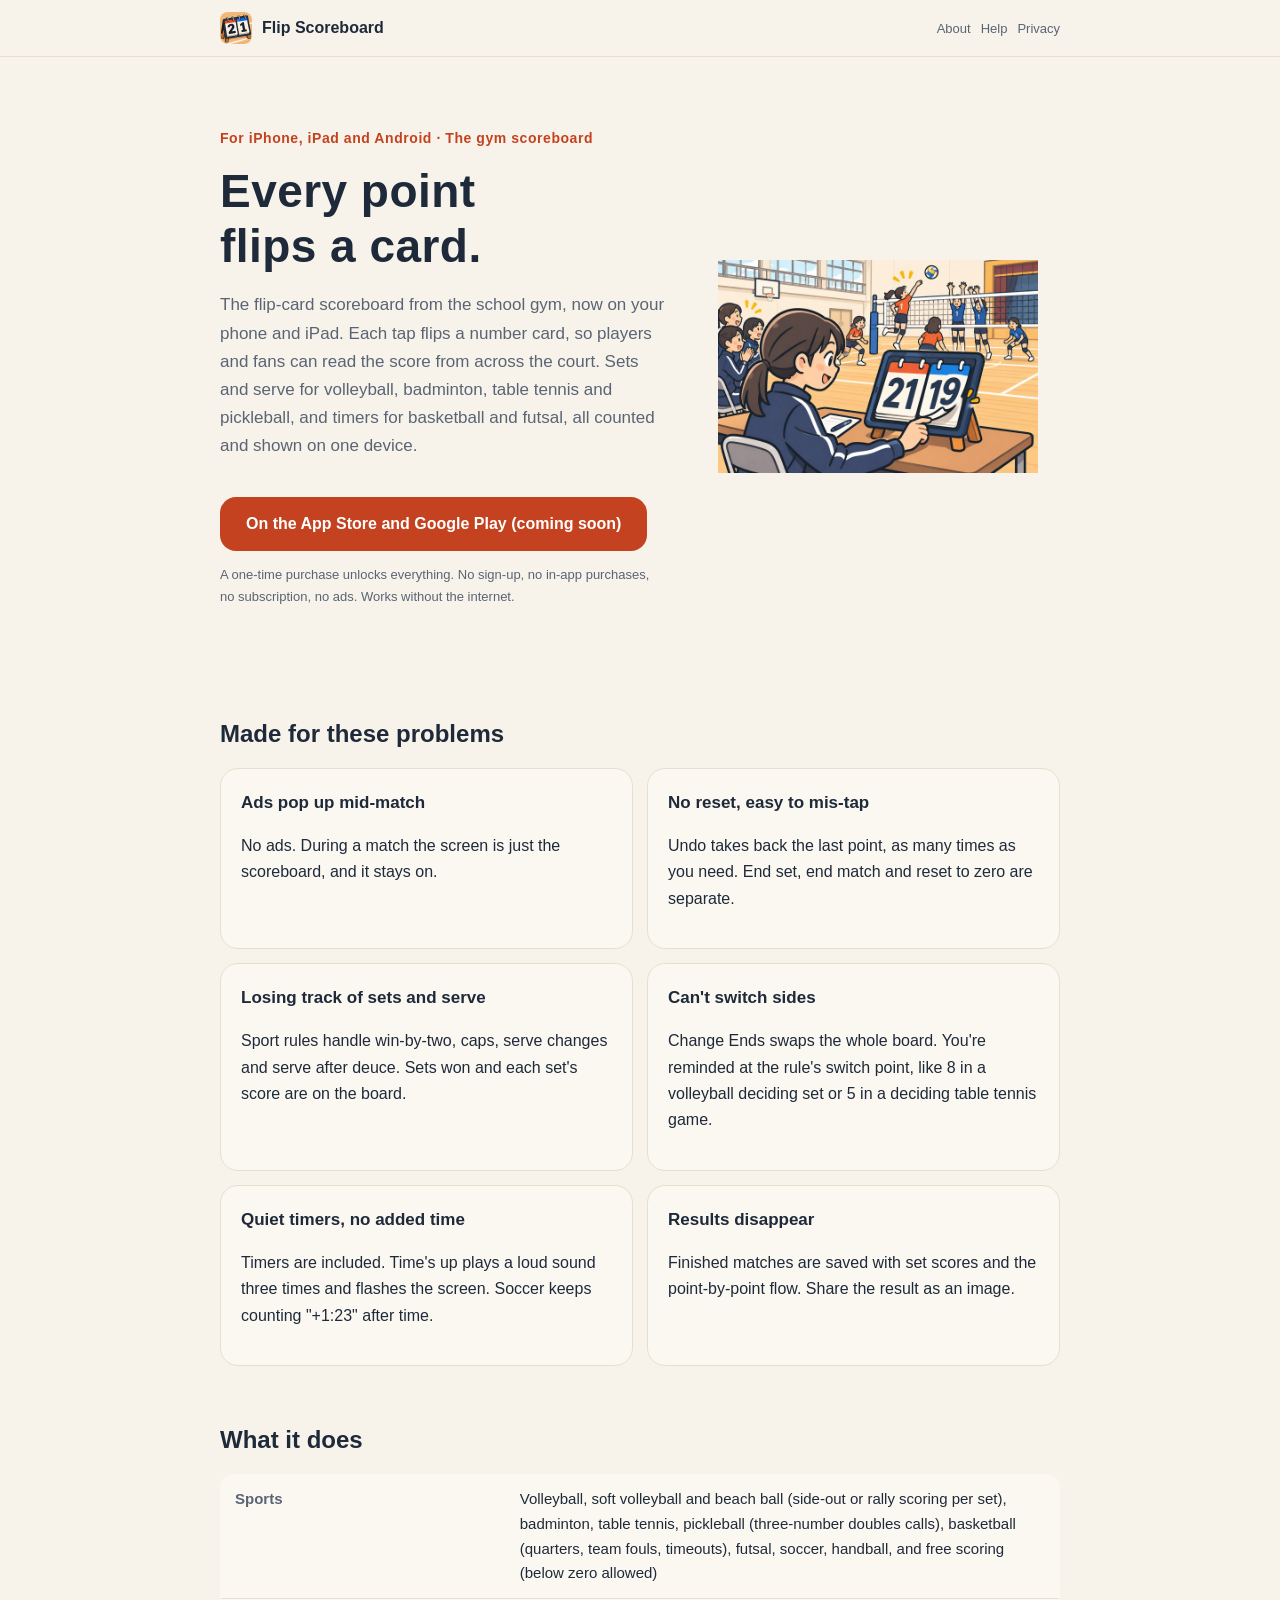
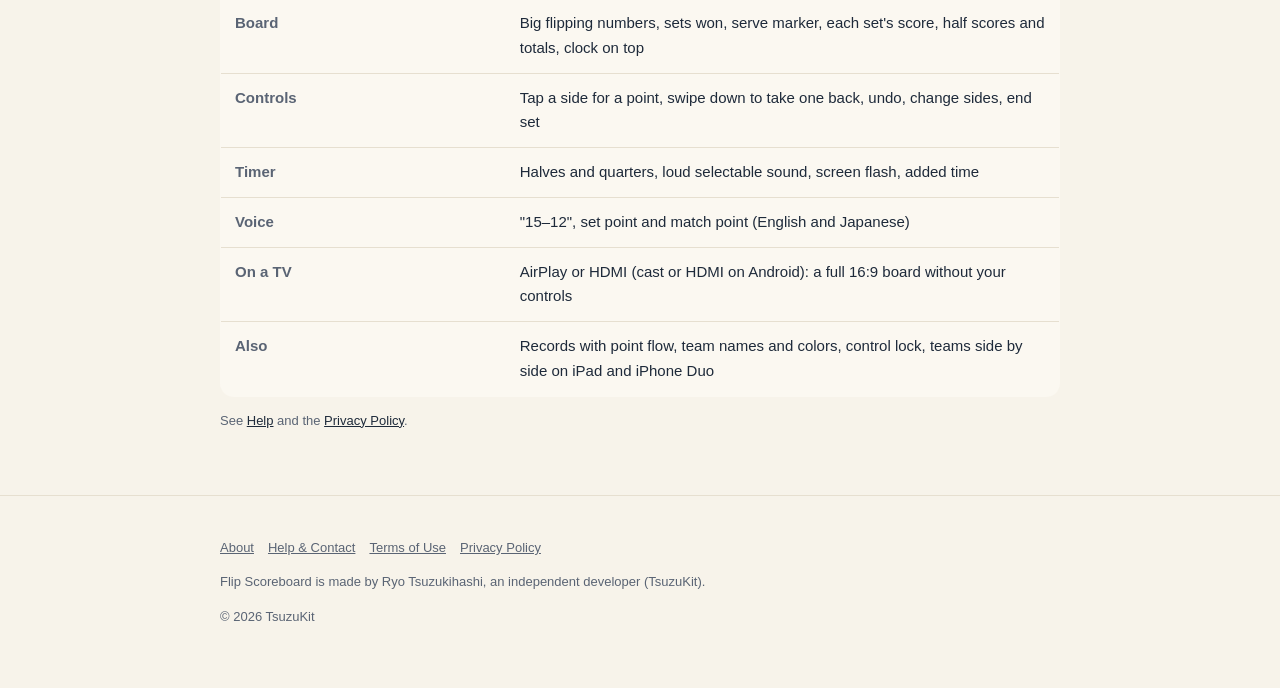
<file: index.html>
<!DOCTYPE html>
<html lang="ja" data-title-ja="めくり得点板｜スコアボード・得点板アプリ（バレー・卓球・バドミントン・バスケ）" data-title-en="Flip Scoreboard | Scoreboard for volleyball, table tennis, badminton and more">
<head>
<meta charset="UTF-8">
<meta name="viewport" content="width=device-width, initial-scale=1">
<script>(function(){var l=navigator.languages&&navigator.languages.length?navigator.languages:[navigator.language||"ja"],p="en";for(var i=0;i<l.length;i++){var c=String(l[i]).toLowerCase();if(c.indexOf("ja")===0){p="ja";break}if(c.indexOf("en")===0){p="en";break}}var d=document.documentElement;d.lang=p;var t=d.getAttribute("data-title-"+p);if(t){document.title=t}})();</script>
<title>めくり得点板｜スコアボード・得点板アプリ（バレー・卓球・バドミントン・バスケ）</title>
<meta name="description" content="体育館のめくり式の得点板を、スマホと iPad に。バレーボール・バドミントン・卓球・ピックルボール・バスケ・フットサルの点数・セット・サーブ権・タイマーを大きく。広告なし・買い切り。 / A flip-card scoreboard for your phone and iPad. Points, sets, serve and timers for volleyball, badminton, table tennis, pickleball, basketball and futsal. No ads, one-time purchase.">
<meta property="og:title" content="めくり得点板｜スコアボード・得点板アプリ（バレー・卓球・バドミントン・バスケ）">
<meta property="og:description" content="体育館のめくり式の得点板を、スマホと iPad に。バレーボール・バドミントン・卓球・ピックルボール・バスケ・フットサルの点数・セット・サーブ権・タイマーを大きく。広告なし・買い切り。">
<meta property="og:type" content="website">
<meta property="og:url" content="https://mekuri.tsuzukit.com/">
<meta property="og:image" content="https://mekuri.tsuzukit.com/assets/og.jpg">
<link rel="icon" href="assets/icon.png">
<link rel="apple-touch-icon" href="assets/icon.png">
<link rel="stylesheet" href="style.css">
</head>
<body>
<div data-l="ja" lang="ja">
<header class="site"><div class="wrap">
<a class="brand" href="./"><img src="assets/icon.png" alt="" width="32" height="32">めくり得点板</a>
<nav class="site"><a href="./">紹介</a><a href="support.html">使い方</a><a href="privacy.html">プライバシー</a></nav>
</div></header>
<main class="wrap">
<section class="hero">
<div>
<p class="eyebrow">iPhone・iPad・Android 向け・体育館の得点板</p>
<h1>1点ごとに、<br>めくれる得点板。</h1>
<p class="lead">体育館のめくり式の得点板を、スマホと iPad に。押すたびに数字の札がめくれて、コートの向こうからも点数が分かります。バレーボール・バドミントン・卓球・ピックルボールのセットとサーブ権、バスケ・フットサルのタイマーまで、1台で数えて見せられます。</p>
<a class="cta" href="#store" id="store">App Store・Google Play で見る（準備中）</a>
<p class="note">買い切りの有料アプリです。一度買えば、すべての機能が使えます。アカウント登録・アプリ内課金・サブスクリプション・広告はありません。ネットにつながっていなくても使えます。</p>
</div>
<img src="assets/hero.jpg" alt="中学校の体育館で、得点係の生徒がスタンドに立てたタブレットのめくり式の得点板を押していて、奥でバレーボールの試合をしている絵" width="360">
</section>

<h2>こんな困りごとのために作りました</h2>
<div class="grid two">
<div class="card"><h3>試合中に広告が出て焦る</h3><p>広告はありません。試合のあいだ、画面は得点板だけです。画面も消えません。</p></div>
<div class="card"><h3>リセットが無い・押しまちがえる</h3><p>［取り消す］で直前の1点に戻せます（何回でも）。「セットを終える」「試合を終える」「点を0に戻す」を分けて置いています。</p></div>
<div class="card"><h3>セットとサーブ権を数えまちがえる</h3><p>種目のルールで、2点差・上限・サーブの交代・デュースのあとのサーブを数えます。セットの数とセットごとの点も、板に出ます。</p></div>
<div class="card"><h3>コートチェンジができない</h3><p>［コートチェンジ］で左右が板ごと入れかわります。バレーの最終セットの8点、卓球の最終ゲームの5点など、ルールの時には知らせます。</p></div>
<div class="card"><h3>タイマーの音が小さい・ロスタイムが分からない</h3><p>タイマーは全部入り。時間が来たら大きな音を3回鳴らし、画面を光らせます。サッカーは時間のあとも「+1:23」と数え続けます。</p></div>
<div class="card"><h3>結果が残らない</h3><p>終わった試合は、セットの点と点の流れまで記録に残ります。結果は画像で共有できます。</p></div>
</div>

<h2>できること</h2>
<table>
<tr><th>種目</th><td>バレーボール・ソフトバレー／ビーチボール（セットごとにサーブ権制とラリー制）・バドミントン・卓球・ピックルボール（ダブルスの3つの数）・バスケ（クォーター・チームファウル・タイムアウト）・フットサル・サッカー・ハンドボール・自由（0 より下も数えられる）</td></tr>
<tr><th>得点板</th><td>めくれる大きな数字・セットの数・サーブ権の印・セットごとの点・前後半の点と合計・上に時計</td></tr>
<tr><th>操作</th><td>左右を押して1点・下にスワイプで1点もどす・取り消す・コートチェンジ・セットを終える</td></tr>
<tr><th>タイマー</th><td>前後半・クォーター・大きな音（選べる）・画面が光る・ロスタイム</td></tr>
<tr><th>読み上げ</th><td>「15対12」・セットポイント・マッチポイント（日本語・英語）</td></tr>
<tr><th>テレビに映す</th><td>AirPlay・HDMI（Android はキャスト・HDMI）で、操作の映らない得点板を 16:9 いっぱいに</td></tr>
<tr><th>そのほか</th><td>記録と点の流れ・チームの名前と色・操作のロック・iPad と iPhone Duo では2チームを左右に</td></tr>
</table>
<p class="note">くわしくは<a href="support.html">使い方</a>と<a href="privacy.html">プライバシーポリシー</a>へ。</p>
</main>
<footer class="site"><div class="wrap">
<p><a href="./">紹介</a><a href="support.html">使い方とお問い合わせ</a><a href="terms.html">利用規約</a><a href="privacy.html">プライバシーポリシー</a></p>
<p>めくり得点板は、個人開発者の續橋涼（TsuzuKit）が作っているアプリです。</p>
<p>© 2026 TsuzuKit</p>
</div></footer>
</div>
<div data-l="en" lang="en">
<header class="site"><div class="wrap">
<a class="brand" href="./"><img src="assets/icon.png" alt="" width="32" height="32">Flip Scoreboard</a>
<nav class="site"><a href="./">About</a><a href="support.html">Help</a><a href="privacy.html">Privacy</a></nav>
</div></header>
<main class="wrap">
<section class="hero">
<div>
<p class="eyebrow">For iPhone, iPad and Android · The gym scoreboard</p>
<h1>Every point<br>flips a card.</h1>
<p class="lead">The flip-card scoreboard from the school gym, now on your phone and iPad. Each tap flips a number card, so players and fans can read the score from across the court. Sets and serve for volleyball, badminton, table tennis and pickleball, and timers for basketball and futsal, all counted and shown on one device.</p>
<a class="cta" href="#store" id="store">On the App Store and Google Play (coming soon)</a>
<p class="note">A one-time purchase unlocks everything. No sign-up, no in-app purchases, no subscription, no ads. Works without the internet.</p>
</div>
<img src="assets/hero.jpg" alt="In a school gym, a student scorekeeper taps a tablet on a stand showing a flip-card scoreboard while a volleyball match goes on" width="360">
</section>

<h2>Made for these problems</h2>
<div class="grid two">
<div class="card"><h3>Ads pop up mid-match</h3><p>No ads. During a match the screen is just the scoreboard, and it stays on.</p></div>
<div class="card"><h3>No reset, easy to mis-tap</h3><p>Undo takes back the last point, as many times as you need. End set, end match and reset to zero are separate.</p></div>
<div class="card"><h3>Losing track of sets and serve</h3><p>Sport rules handle win-by-two, caps, serve changes and serve after deuce. Sets won and each set's score are on the board.</p></div>
<div class="card"><h3>Can't switch sides</h3><p>Change Ends swaps the whole board. You're reminded at the rule's switch point, like 8 in a volleyball deciding set or 5 in a deciding table tennis game.</p></div>
<div class="card"><h3>Quiet timers, no added time</h3><p>Timers are included. Time's up plays a loud sound three times and flashes the screen. Soccer keeps counting "+1:23" after time.</p></div>
<div class="card"><h3>Results disappear</h3><p>Finished matches are saved with set scores and the point-by-point flow. Share the result as an image.</p></div>
</div>

<h2>What it does</h2>
<table>
<tr><th>Sports</th><td>Volleyball, soft volleyball and beach ball (side-out or rally scoring per set), badminton, table tennis, pickleball (three-number doubles calls), basketball (quarters, team fouls, timeouts), futsal, soccer, handball, and free scoring (below zero allowed)</td></tr>
<tr><th>Board</th><td>Big flipping numbers, sets won, serve marker, each set's score, half scores and totals, clock on top</td></tr>
<tr><th>Controls</th><td>Tap a side for a point, swipe down to take one back, undo, change sides, end set</td></tr>
<tr><th>Timer</th><td>Halves and quarters, loud selectable sound, screen flash, added time</td></tr>
<tr><th>Voice</th><td>"15–12", set point and match point (English and Japanese)</td></tr>
<tr><th>On a TV</th><td>AirPlay or HDMI (cast or HDMI on Android): a full 16:9 board without your controls</td></tr>
<tr><th>Also</th><td>Records with point flow, team names and colors, control lock, teams side by side on iPad and iPhone Duo</td></tr>
</table>
<p class="note">See <a href="support.html">Help</a> and the <a href="privacy.html">Privacy Policy</a>.</p>
</main>
<footer class="site"><div class="wrap">
<p><a href="./">About</a><a href="support.html">Help & Contact</a><a href="terms.html">Terms of Use</a><a href="privacy.html">Privacy Policy</a></p>
<p>Flip Scoreboard is made by Ryo Tsuzukihashi, an independent developer (TsuzuKit).</p>
<p>© 2026 TsuzuKit</p>
</div></footer>
</div>
</body>
</html>
</file>
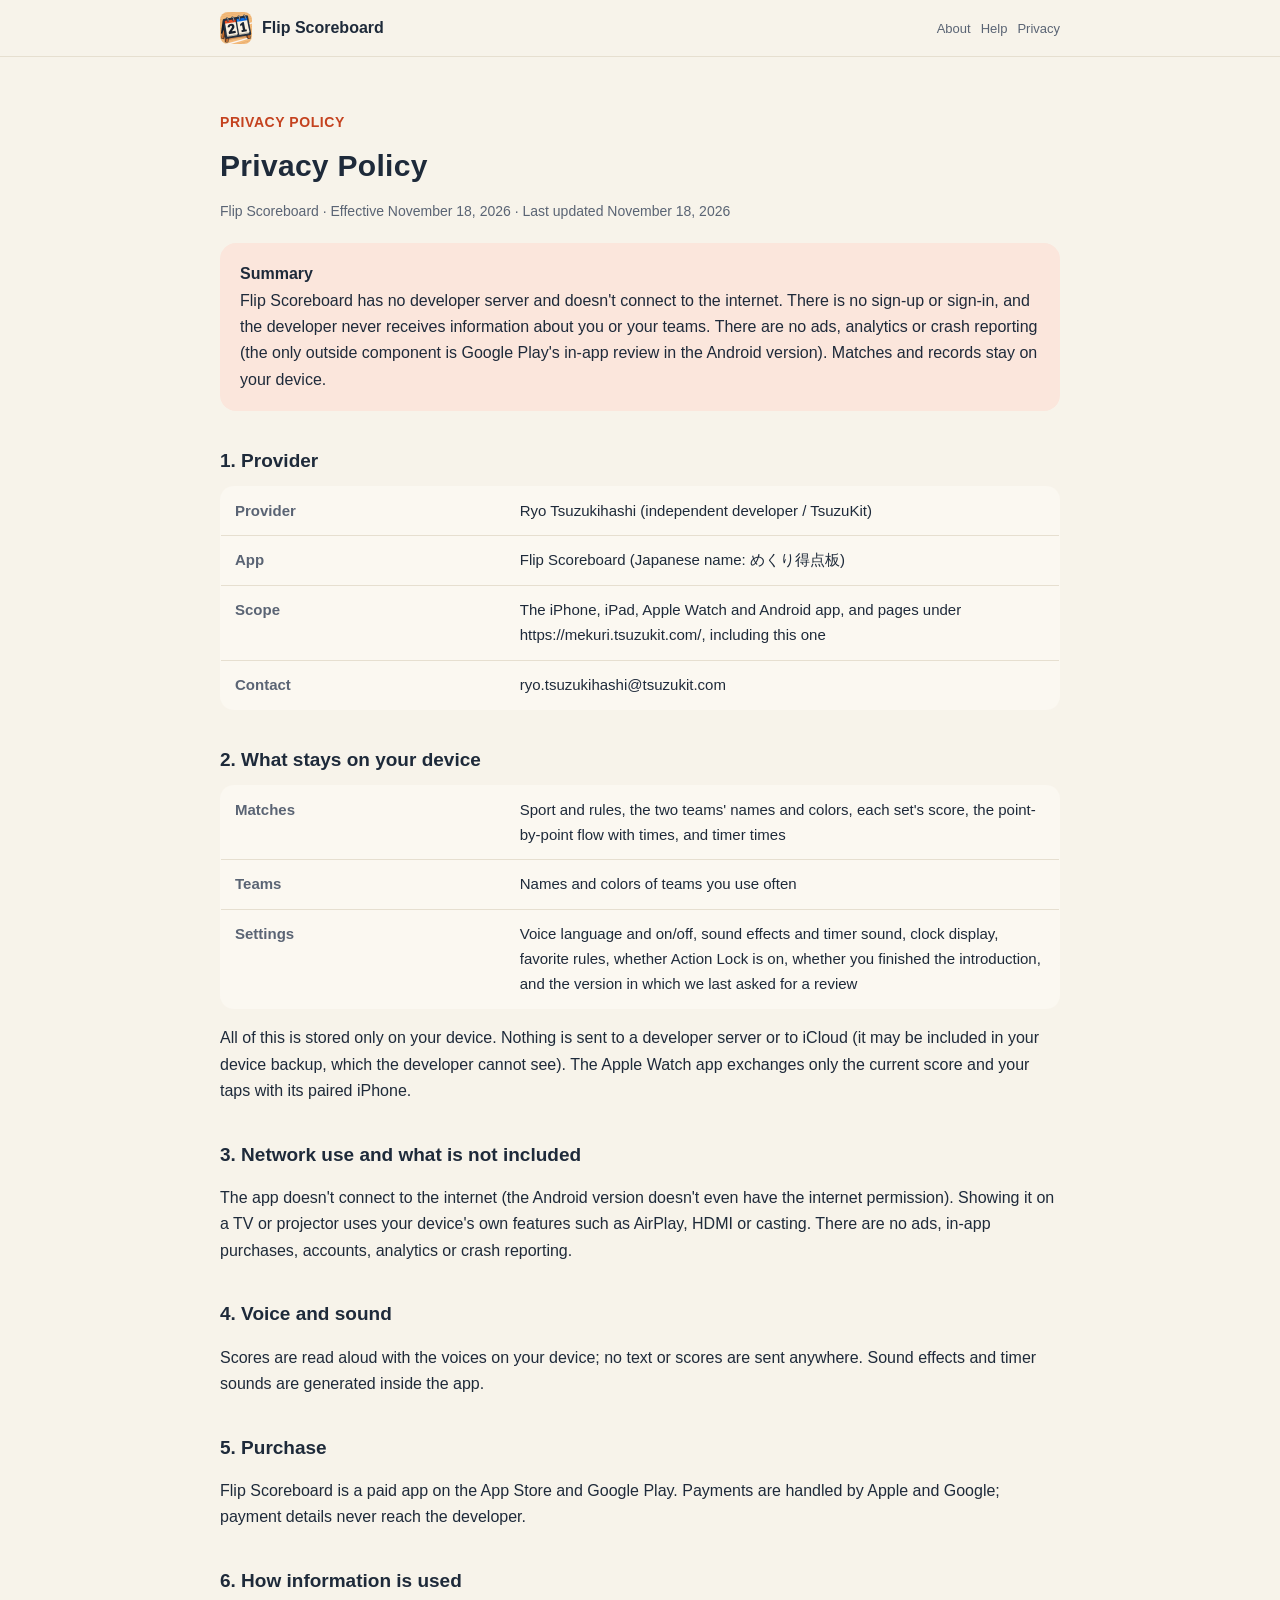
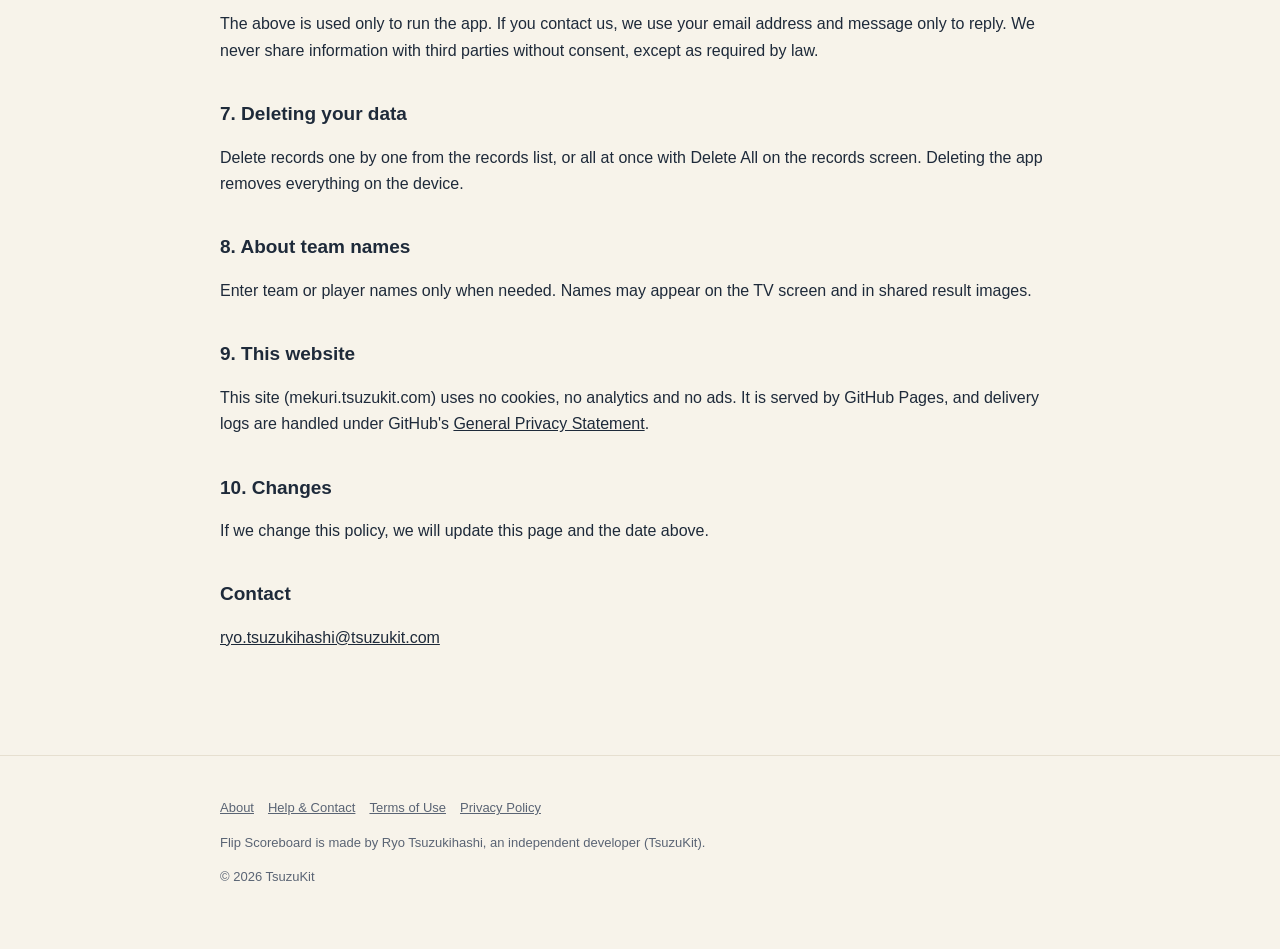
<file: privacy.html>
<!DOCTYPE html>
<html lang="ja" data-title-ja="プライバシーポリシー - めくり得点板" data-title-en="Privacy Policy - Flip Scoreboard">
<head>
<meta charset="UTF-8">
<meta name="viewport" content="width=device-width, initial-scale=1">
<script>(function(){var l=navigator.languages&&navigator.languages.length?navigator.languages:[navigator.language||"ja"],p="en";for(var i=0;i<l.length;i++){var c=String(l[i]).toLowerCase();if(c.indexOf("ja")===0){p="ja";break}if(c.indexOf("en")===0){p="en";break}}var d=document.documentElement;d.lang=p;var t=d.getAttribute("data-title-"+p);if(t){document.title=t}})();</script>
<title>プライバシーポリシー - めくり得点板</title>
<meta name="description" content="めくり得点板のプライバシーポリシー。開発者は個人情報を集めません。試合と記録は端末の中だけに置きます。 / Privacy Policy for Flip Scoreboard. The developer collects no personal information. Matches and records stay on your device.">
<meta property="og:title" content="プライバシーポリシー - めくり得点板">
<meta property="og:description" content="めくり得点板のプライバシーポリシー。開発者は個人情報を集めません。試合と記録は端末の中だけに置きます。">
<meta property="og:type" content="website">
<meta property="og:url" content="https://mekuri.tsuzukit.com/privacy.html">
<meta property="og:image" content="https://mekuri.tsuzukit.com/assets/og.jpg">
<link rel="icon" href="assets/icon.png">
<link rel="apple-touch-icon" href="assets/icon.png">
<link rel="stylesheet" href="style.css">
</head>
<body>
<div data-l="ja" lang="ja">
<header class="site"><div class="wrap">
<a class="brand" href="./"><img src="assets/icon.png" alt="" width="32" height="32">めくり得点板</a>
<nav class="site"><a href="./">紹介</a><a href="support.html">使い方</a><a href="privacy.html">プライバシー</a></nav>
</div></header>
<main class="wrap">
<article class="doc">
<p class="eyebrow">PRIVACY POLICY</p>
<h1>プライバシーポリシー</h1>
<p class="meta">めくり得点板／制定日 2026年11月18日／改定日 2026年11月18日</p>
<div class="summary"><strong>このポリシーの要旨</strong><br>めくり得点板は、開発者のサーバーを持たず、通信もしないアプリです。アカウント登録やログインはなく、開発者があなたやチームの情報を受け取ることはありません。広告、分析ツール、クラッシュを報告する仕組みは入れていません（外部の部品は、Android 版で評価のお願いの枠を出す Google Play のアプリ内レビューだけです）。試合と記録は端末の中だけに置きます。</div>
<h2>1. 提供者</h2>
<table>
<tr><th>提供者</th><td>續橋涼（個人開発者 / TsuzuKit）</td></tr>
<tr><th>アプリ名</th><td>めくり得点板（英語名 Flip Scoreboard）</td></tr>
<tr><th>対象</th><td>iPhone・iPad・Apple Watch・Android 向けアプリと、このページを含む https://mekuri.tsuzukit.com/ 配下のページ</td></tr>
<tr><th>連絡先</th><td>ryo.tsuzukihashi@tsuzukit.com</td></tr>
</table>
<h2>2. 端末の中で扱うもの</h2>
<table>
<tr><th>試合</th><td>種目とルール、2チームの名前と色、セットごとの点、どちらが何点目を取ったかの流れと時刻、タイマーの時間</td></tr>
<tr><th>チーム</th><td>よく使うチームの名前と色</td></tr>
<tr><th>アプリの設定</th><td>読み上げの言葉とオン・オフ、効果音とタイマーの音、時計の表示、よく使うルール、操作のロックのオン・オフ、案内を終えたかどうか、レビューのお願いを出した版</td></tr>
</table>
<p>これらは端末の中にだけ保存します。開発者のサーバーや iCloud には送りません（端末のバックアップに入ることはありますが、開発者は見られません）。Apple Watch のアプリは、ペアの iPhone とのあいだで、いまの点と操作だけをやりとりします。</p>
<h2>3. 通信と、入れていないもの</h2>
<p>本アプリは通信をしません（Android 版はインターネットの権限も持ちません）。テレビやプロジェクターへの表示は、AirPlay・HDMI・キャストなど端末の機能で行います。広告・アプリ内課金・アカウント登録・分析ツール・クラッシュの報告は入れていません。</p>
<h2>4. 読み上げと音</h2>
<p>読み上げは端末の中の音声で行い、文や点数を外へ送りません。効果音とタイマーの音はアプリの中で作った音です。</p>
<h2>5. 購入</h2>
<p>本アプリは App Store と Google Play の有料アプリです。お支払いは Apple・Google が処理し、支払いの情報は開発者には届きません。</p>
<h2>6. 情報を使う目的</h2>
<p>上のものは、アプリを動かすためだけに使います。お問い合わせをいただいたときは、メールアドレスと内容をお返事のためだけに使います。法令にもとづく場合を除き、本人の同意なく第三者に渡すことはありません。</p>
<h2>7. 消したいとき</h2>
<p>試合の記録は、記録の一覧から1つずつ、または記録の画面の［全部消す］で消せます。アプリを消すと、端末の中のものはすべて消えます。</p>
<h2>8. チームの名前について</h2>
<p>チームや選手の名前を入れるときは、必要なときだけ入れてください。テレビの画面や共有した結果の画像に名前が出ることがあります。</p>
<h2>9. このウェブサイトについて</h2>
<p>このサイト（mekuri.tsuzukit.com）は、Cookie も、アクセスを計測する仕組みも、広告も使っていません。サイトは GitHub Pages で配信しており、配信の記録は GitHub の <a href="https://docs.github.com/ja/site-policy/privacy-policies/github-general-privacy-statement">プライバシーについての声明</a> に沿って扱われます。</p>
<h2>10. 改定</h2>
<p>このポリシーを変えるときは、このページを書きかえ、上の改定日を新しくします。</p>
<h2>お問い合わせ</h2>
<p><a href="mailto:ryo.tsuzukihashi@tsuzukit.com">ryo.tsuzukihashi@tsuzukit.com</a></p>
</article>
</main>
<footer class="site"><div class="wrap">
<p><a href="./">紹介</a><a href="support.html">使い方とお問い合わせ</a><a href="terms.html">利用規約</a><a href="privacy.html">プライバシーポリシー</a></p>
<p>めくり得点板は、個人開発者の續橋涼（TsuzuKit）が作っているアプリです。</p>
<p>© 2026 TsuzuKit</p>
</div></footer>
</div>
<div data-l="en" lang="en">
<header class="site"><div class="wrap">
<a class="brand" href="./"><img src="assets/icon.png" alt="" width="32" height="32">Flip Scoreboard</a>
<nav class="site"><a href="./">About</a><a href="support.html">Help</a><a href="privacy.html">Privacy</a></nav>
</div></header>
<main class="wrap">
<article class="doc">
<p class="eyebrow">PRIVACY POLICY</p>
<h1>Privacy Policy</h1>
<p class="meta">Flip Scoreboard · Effective November 18, 2026 · Last updated November 18, 2026</p>
<div class="summary"><strong>Summary</strong><br>Flip Scoreboard has no developer server and doesn't connect to the internet. There is no sign-up or sign-in, and the developer never receives information about you or your teams. There are no ads, analytics or crash reporting (the only outside component is Google Play's in-app review in the Android version). Matches and records stay on your device.</div>
<h2>1. Provider</h2>
<table>
<tr><th>Provider</th><td>Ryo Tsuzukihashi (independent developer / TsuzuKit)</td></tr>
<tr><th>App</th><td>Flip Scoreboard (Japanese name: めくり得点板)</td></tr>
<tr><th>Scope</th><td>The iPhone, iPad, Apple Watch and Android app, and pages under https://mekuri.tsuzukit.com/, including this one</td></tr>
<tr><th>Contact</th><td>ryo.tsuzukihashi@tsuzukit.com</td></tr>
</table>
<h2>2. What stays on your device</h2>
<table>
<tr><th>Matches</th><td>Sport and rules, the two teams' names and colors, each set's score, the point-by-point flow with times, and timer times</td></tr>
<tr><th>Teams</th><td>Names and colors of teams you use often</td></tr>
<tr><th>Settings</th><td>Voice language and on/off, sound effects and timer sound, clock display, favorite rules, whether Action Lock is on, whether you finished the introduction, and the version in which we last asked for a review</td></tr>
</table>
<p>All of this is stored only on your device. Nothing is sent to a developer server or to iCloud (it may be included in your device backup, which the developer cannot see). The Apple Watch app exchanges only the current score and your taps with its paired iPhone.</p>
<h2>3. Network use and what is not included</h2>
<p>The app doesn't connect to the internet (the Android version doesn't even have the internet permission). Showing it on a TV or projector uses your device's own features such as AirPlay, HDMI or casting. There are no ads, in-app purchases, accounts, analytics or crash reporting.</p>
<h2>4. Voice and sound</h2>
<p>Scores are read aloud with the voices on your device; no text or scores are sent anywhere. Sound effects and timer sounds are generated inside the app.</p>
<h2>5. Purchase</h2>
<p>Flip Scoreboard is a paid app on the App Store and Google Play. Payments are handled by Apple and Google; payment details never reach the developer.</p>
<h2>6. How information is used</h2>
<p>The above is used only to run the app. If you contact us, we use your email address and message only to reply. We never share information with third parties without consent, except as required by law.</p>
<h2>7. Deleting your data</h2>
<p>Delete records one by one from the records list, or all at once with Delete All on the records screen. Deleting the app removes everything on the device.</p>
<h2>8. About team names</h2>
<p>Enter team or player names only when needed. Names may appear on the TV screen and in shared result images.</p>
<h2>9. This website</h2>
<p>This site (mekuri.tsuzukit.com) uses no cookies, no analytics and no ads. It is served by GitHub Pages, and delivery logs are handled under GitHub's <a href="https://docs.github.com/en/site-policy/privacy-policies/github-general-privacy-statement">General Privacy Statement</a>.</p>
<h2>10. Changes</h2>
<p>If we change this policy, we will update this page and the date above.</p>
<h2>Contact</h2>
<p><a href="mailto:ryo.tsuzukihashi@tsuzukit.com">ryo.tsuzukihashi@tsuzukit.com</a></p>
</article>
</main>
<footer class="site"><div class="wrap">
<p><a href="./">About</a><a href="support.html">Help & Contact</a><a href="terms.html">Terms of Use</a><a href="privacy.html">Privacy Policy</a></p>
<p>Flip Scoreboard is made by Ryo Tsuzukihashi, an independent developer (TsuzuKit).</p>
<p>© 2026 TsuzuKit</p>
</div></footer>
</div>
</body>
</html>
</file>
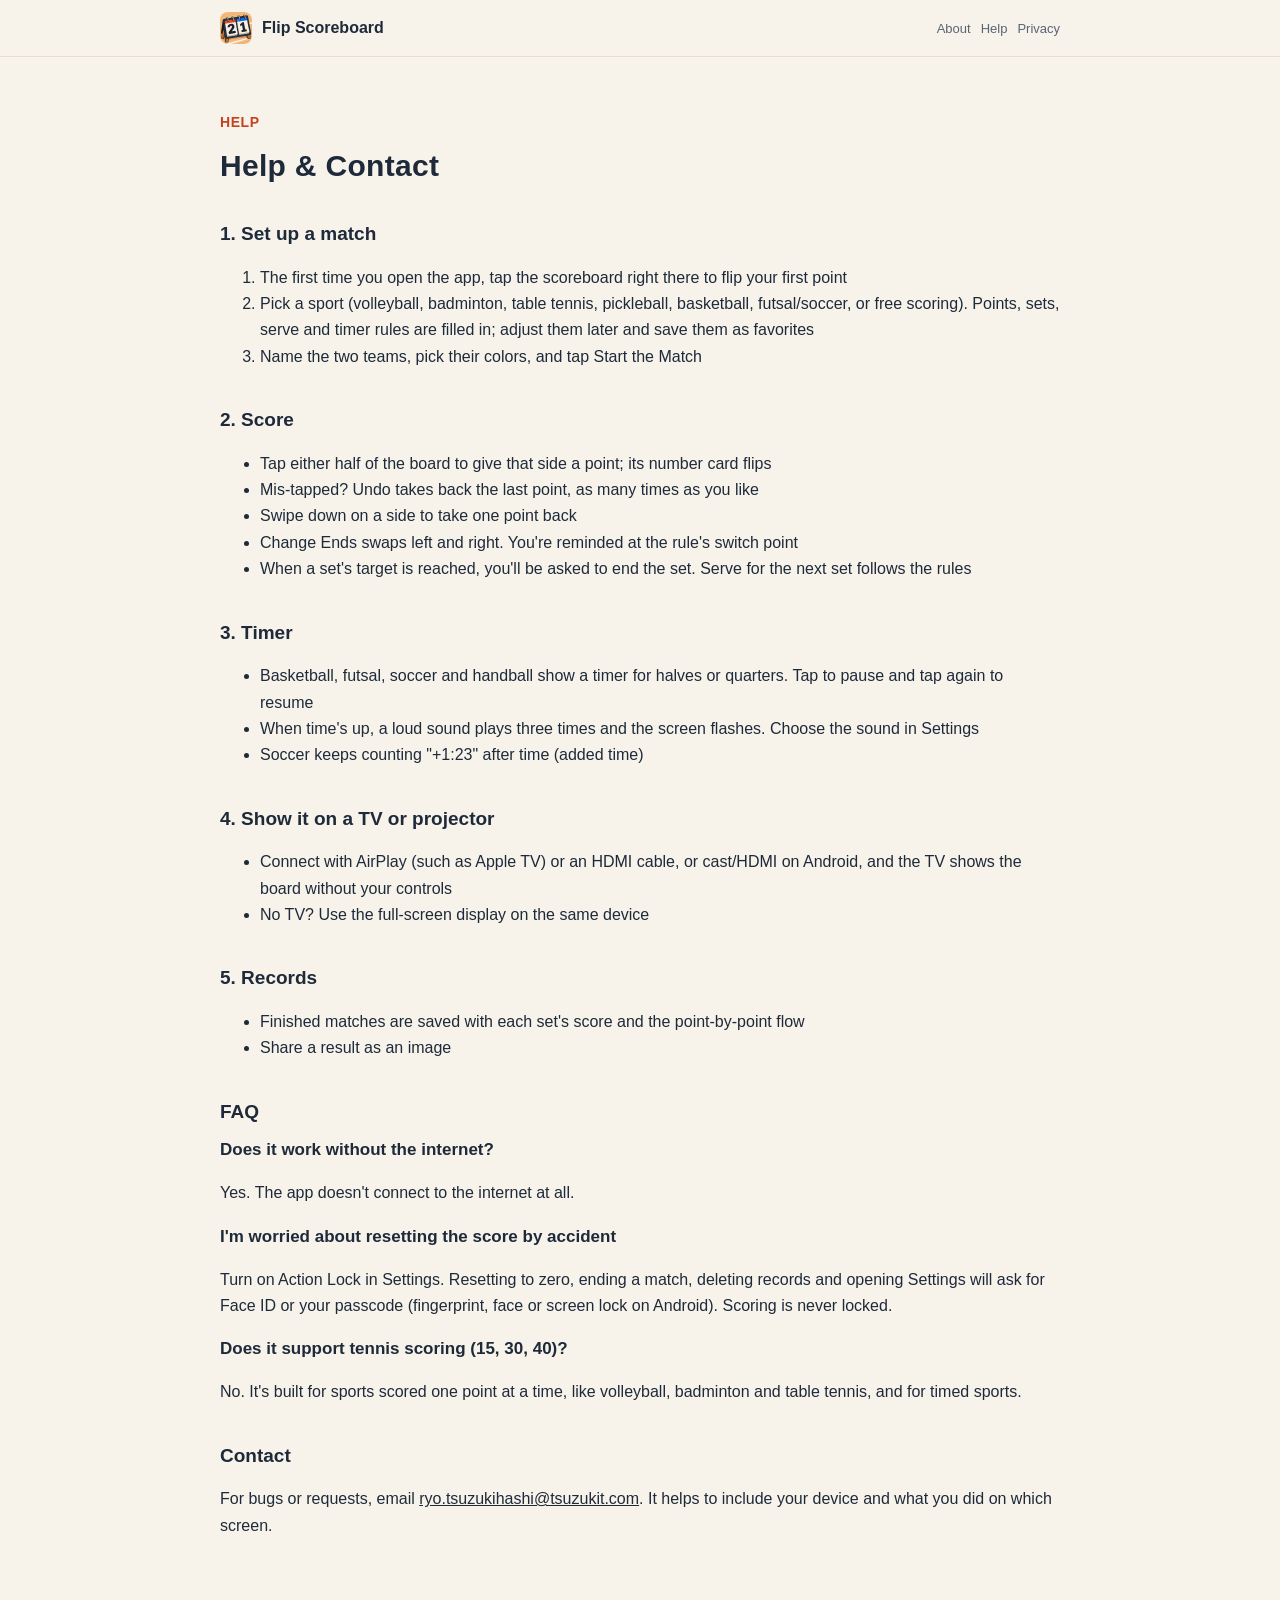
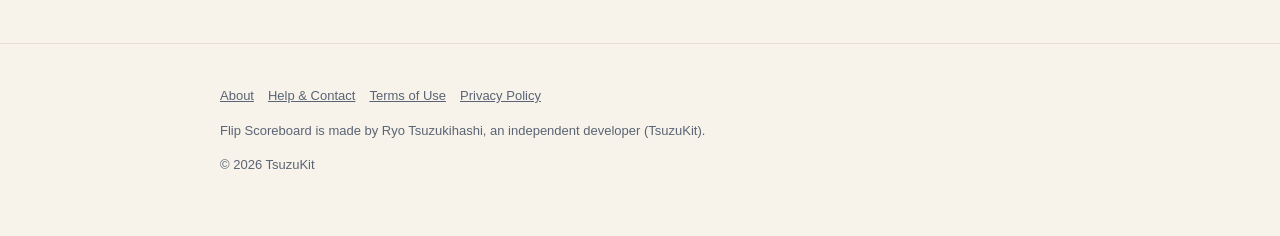
<file: support.html>
<!DOCTYPE html>
<html lang="ja" data-title-ja="使い方とお問い合わせ - めくり得点板" data-title-en="Help &amp; Contact - Flip Scoreboard">
<head>
<meta charset="UTF-8">
<meta name="viewport" content="width=device-width, initial-scale=1">
<script>(function(){var l=navigator.languages&&navigator.languages.length?navigator.languages:[navigator.language||"ja"],p="en";for(var i=0;i<l.length;i++){var c=String(l[i]).toLowerCase();if(c.indexOf("ja")===0){p="ja";break}if(c.indexOf("en")===0){p="en";break}}var d=document.documentElement;d.lang=p;var t=d.getAttribute("data-title-"+p);if(t){document.title=t}})();</script>
<title>使い方とお問い合わせ - めくり得点板</title>
<meta name="description" content="めくり得点板の使い方（試合の準備・点の入れ方・セット・コートチェンジ・タイマー・テレビへの映し方・記録）とよくあるご質問、お問い合わせ。 / How to use Flip Scoreboard (setting up a match, scoring, sets, changing sides, timers, showing it on a TV, records), FAQ and contact.">
<meta property="og:title" content="使い方とお問い合わせ - めくり得点板">
<meta property="og:description" content="めくり得点板の使い方（試合の準備・点の入れ方・セット・コートチェンジ・タイマー・テレビへの映し方・記録）とよくあるご質問、お問い合わせ。">
<meta property="og:type" content="website">
<meta property="og:url" content="https://mekuri.tsuzukit.com/support.html">
<meta property="og:image" content="https://mekuri.tsuzukit.com/assets/og.jpg">
<link rel="icon" href="assets/icon.png">
<link rel="apple-touch-icon" href="assets/icon.png">
<link rel="stylesheet" href="style.css">
</head>
<body>
<div data-l="ja" lang="ja">
<header class="site"><div class="wrap">
<a class="brand" href="./"><img src="assets/icon.png" alt="" width="32" height="32">めくり得点板</a>
<nav class="site"><a href="./">紹介</a><a href="support.html">使い方</a><a href="privacy.html">プライバシー</a></nav>
</div></header>
<main class="wrap">
<article class="doc">
<p class="eyebrow">HELP</p>
<h1>使い方とお問い合わせ</h1>
<h2>1. 試合を準備する</h2>
<ol>
<li>はじめて開くと、その場の得点板を押して、1点めくってみられます</li>
<li>種目（バレーボール・バドミントン・卓球・ピックルボール・バスケ・フットサル／サッカー・自由）を選ぶと、点数・セット・サーブ権・タイマーのルールが入ります。細かいところはあとから変えられ、よく使う設定として残せます</li>
<li>2チームの名前と色を決めて［試合を始める］</li>
</ol>
<h2>2. 点を入れる</h2>
<ul>
<li>得点板の左右それぞれの半分を押すと、その側に1点入り、数字の札がめくれます</li>
<li>押しまちがえたら［取り消す］。直前の1点に戻ります。何回でも戻せます</li>
<li>下にスワイプすると、その側の点を1点もどします</li>
<li>［コートチェンジ］で左右を入れかえます。ルールのコートチェンジの時には知らせます</li>
<li>セットの点に届くと「セットを終える」の確かめが出ます。次のセットのサーブ権もルールどおりに入ります</li>
</ul>
<h2>3. タイマー</h2>
<ul>
<li>バスケ・フットサル・サッカー・ハンドボールは、前後半やクォーターのタイマーが出ます。押すと止まり、もう一度押すと動きます</li>
<li>時間が来たら大きな音を3回鳴らし、画面を光らせます。音は設定で選べます</li>
<li>サッカーは、時間のあとも「+1:23」と数え続けます（ロスタイム）</li>
</ul>
<h2>4. テレビ・プロジェクターに映す</h2>
<ul>
<li>AirPlay（Apple TV など）か HDMI のケーブル、Android はキャストか HDMI でつなぐと、テレビには操作の映らない得点板が出ます</li>
<li>テレビが無いときは、同じ端末の全画面の表示を使えます</li>
</ul>
<h2>5. 記録</h2>
<ul>
<li>終わった試合は記録に残ります。セットごとの点と、どちらが何点目を取ったかの流れを見られます</li>
<li>結果は画像にして共有できます</li>
</ul>
<h2>よくあるご質問</h2>
<h3>ネットが無い体育館でも使えますか</h3>
<p>使えます。通信をしないアプリです。</p>
<h3>うっかり点を0に戻してしまいそう</h3>
<p>設定の「操作のロック」をオンにすると、点を0に戻す・試合を終える・記録を消す・設定を開くときに、Face ID かパスコード（Android は指紋・顔・画面ロック）で確かめます。点を入れるのはロックしません。</p>
<h3>テニスの点の数え方（15・30・40）はありますか</h3>
<p>ありません。バレーボール・バドミントン・卓球のように、1点ずつ数える種目と、時間で区切る種目のためのアプリです。</p>
<h2>お問い合わせ</h2>
<p>不具合やご要望は、<a href="mailto:ryo.tsuzukihashi@tsuzukit.com">ryo.tsuzukihashi@tsuzukit.com</a> までお送りください。お使いの端末と、どの画面で何をしたかを書いていただけると助かります。</p>
</article>
</main>
<footer class="site"><div class="wrap">
<p><a href="./">紹介</a><a href="support.html">使い方とお問い合わせ</a><a href="terms.html">利用規約</a><a href="privacy.html">プライバシーポリシー</a></p>
<p>めくり得点板は、個人開発者の續橋涼（TsuzuKit）が作っているアプリです。</p>
<p>© 2026 TsuzuKit</p>
</div></footer>
</div>
<div data-l="en" lang="en">
<header class="site"><div class="wrap">
<a class="brand" href="./"><img src="assets/icon.png" alt="" width="32" height="32">Flip Scoreboard</a>
<nav class="site"><a href="./">About</a><a href="support.html">Help</a><a href="privacy.html">Privacy</a></nav>
</div></header>
<main class="wrap">
<article class="doc">
<p class="eyebrow">HELP</p>
<h1>Help &amp; Contact</h1>
<h2>1. Set up a match</h2>
<ol>
<li>The first time you open the app, tap the scoreboard right there to flip your first point</li>
<li>Pick a sport (volleyball, badminton, table tennis, pickleball, basketball, futsal/soccer, or free scoring). Points, sets, serve and timer rules are filled in; adjust them later and save them as favorites</li>
<li>Name the two teams, pick their colors, and tap Start the Match</li>
</ol>
<h2>2. Score</h2>
<ul>
<li>Tap either half of the board to give that side a point; its number card flips</li>
<li>Mis-tapped? Undo takes back the last point, as many times as you like</li>
<li>Swipe down on a side to take one point back</li>
<li>Change Ends swaps left and right. You're reminded at the rule's switch point</li>
<li>When a set's target is reached, you'll be asked to end the set. Serve for the next set follows the rules</li>
</ul>
<h2>3. Timer</h2>
<ul>
<li>Basketball, futsal, soccer and handball show a timer for halves or quarters. Tap to pause and tap again to resume</li>
<li>When time's up, a loud sound plays three times and the screen flashes. Choose the sound in Settings</li>
<li>Soccer keeps counting "+1:23" after time (added time)</li>
</ul>
<h2>4. Show it on a TV or projector</h2>
<ul>
<li>Connect with AirPlay (such as Apple TV) or an HDMI cable, or cast/HDMI on Android, and the TV shows the board without your controls</li>
<li>No TV? Use the full-screen display on the same device</li>
</ul>
<h2>5. Records</h2>
<ul>
<li>Finished matches are saved with each set's score and the point-by-point flow</li>
<li>Share a result as an image</li>
</ul>
<h2>FAQ</h2>
<h3>Does it work without the internet?</h3>
<p>Yes. The app doesn't connect to the internet at all.</p>
<h3>I'm worried about resetting the score by accident</h3>
<p>Turn on Action Lock in Settings. Resetting to zero, ending a match, deleting records and opening Settings will ask for Face ID or your passcode (fingerprint, face or screen lock on Android). Scoring is never locked.</p>
<h3>Does it support tennis scoring (15, 30, 40)?</h3>
<p>No. It's built for sports scored one point at a time, like volleyball, badminton and table tennis, and for timed sports.</p>
<h2>Contact</h2>
<p>For bugs or requests, email <a href="mailto:ryo.tsuzukihashi@tsuzukit.com">ryo.tsuzukihashi@tsuzukit.com</a>. It helps to include your device and what you did on which screen.</p>
</article>
</main>
<footer class="site"><div class="wrap">
<p><a href="./">About</a><a href="support.html">Help & Contact</a><a href="terms.html">Terms of Use</a><a href="privacy.html">Privacy Policy</a></p>
<p>Flip Scoreboard is made by Ryo Tsuzukihashi, an independent developer (TsuzuKit).</p>
<p>© 2026 TsuzuKit</p>
</div></footer>
</div>
</body>
</html>
</file>
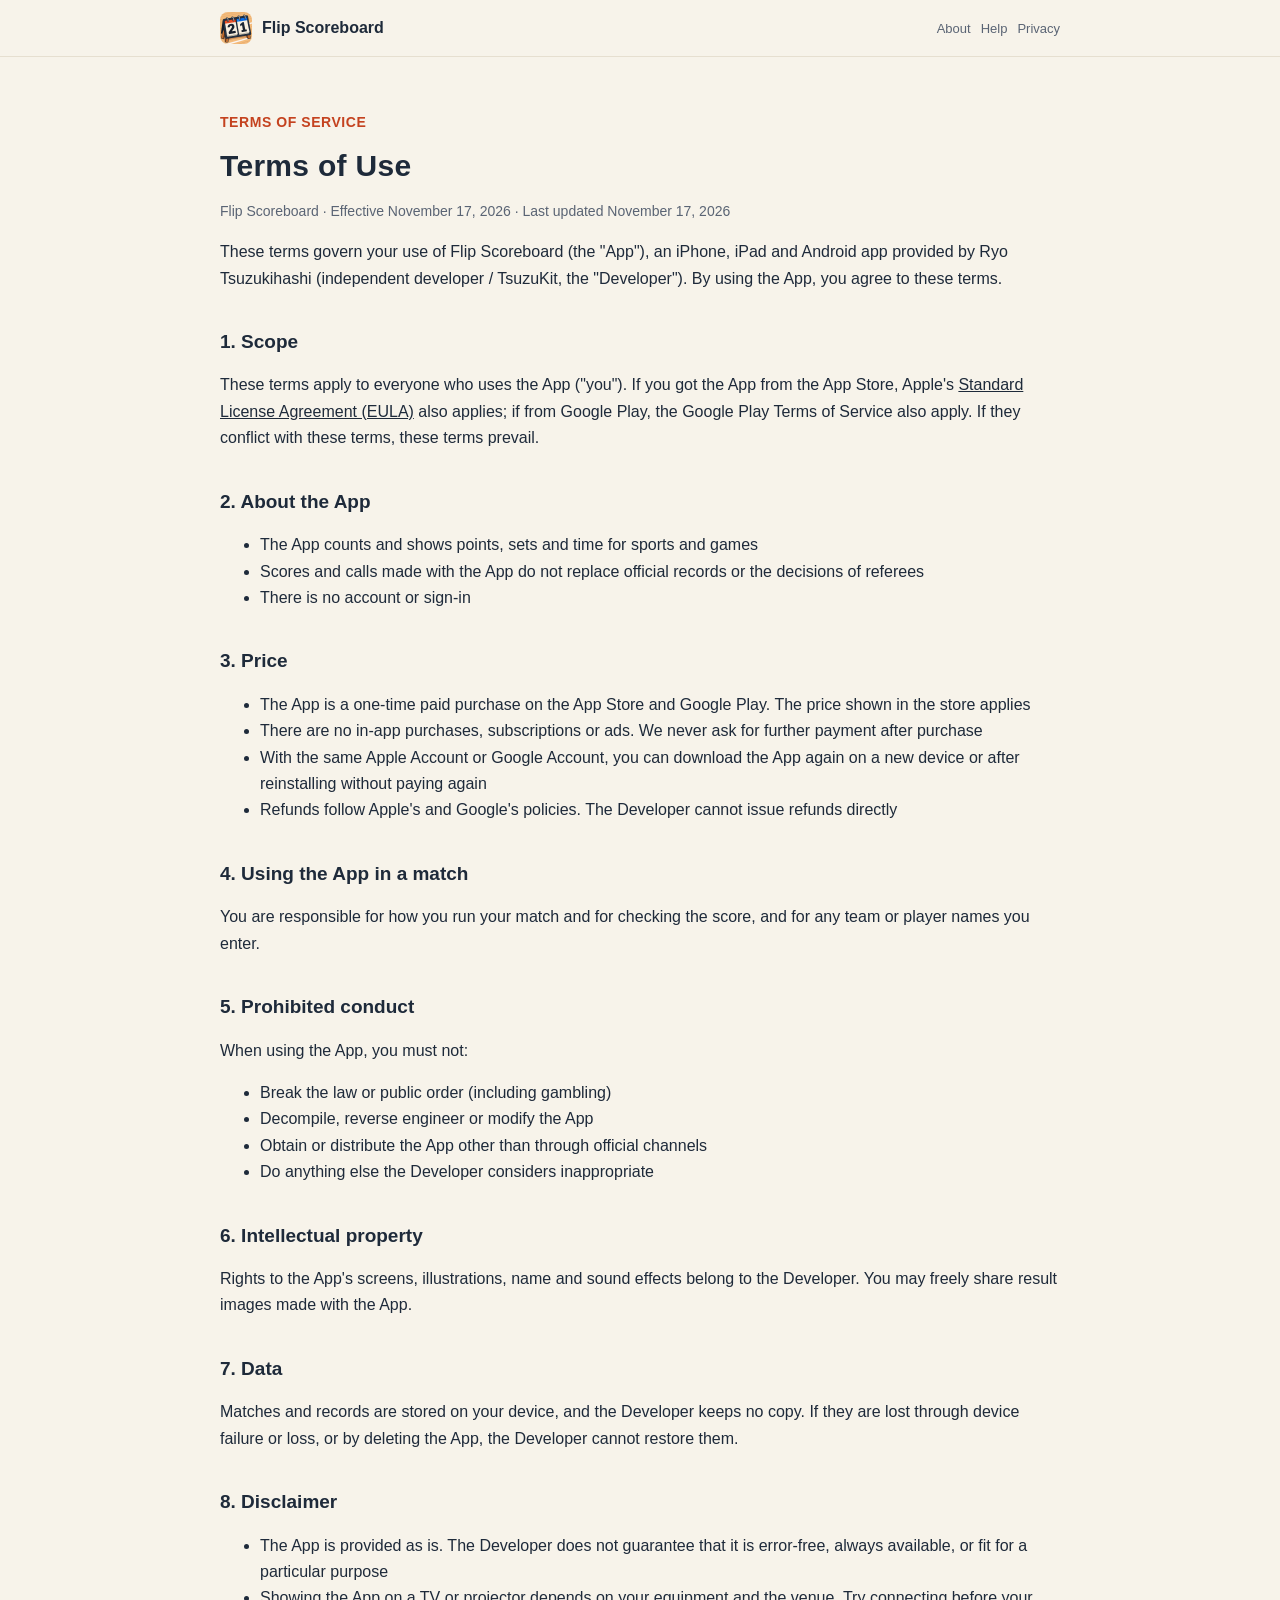
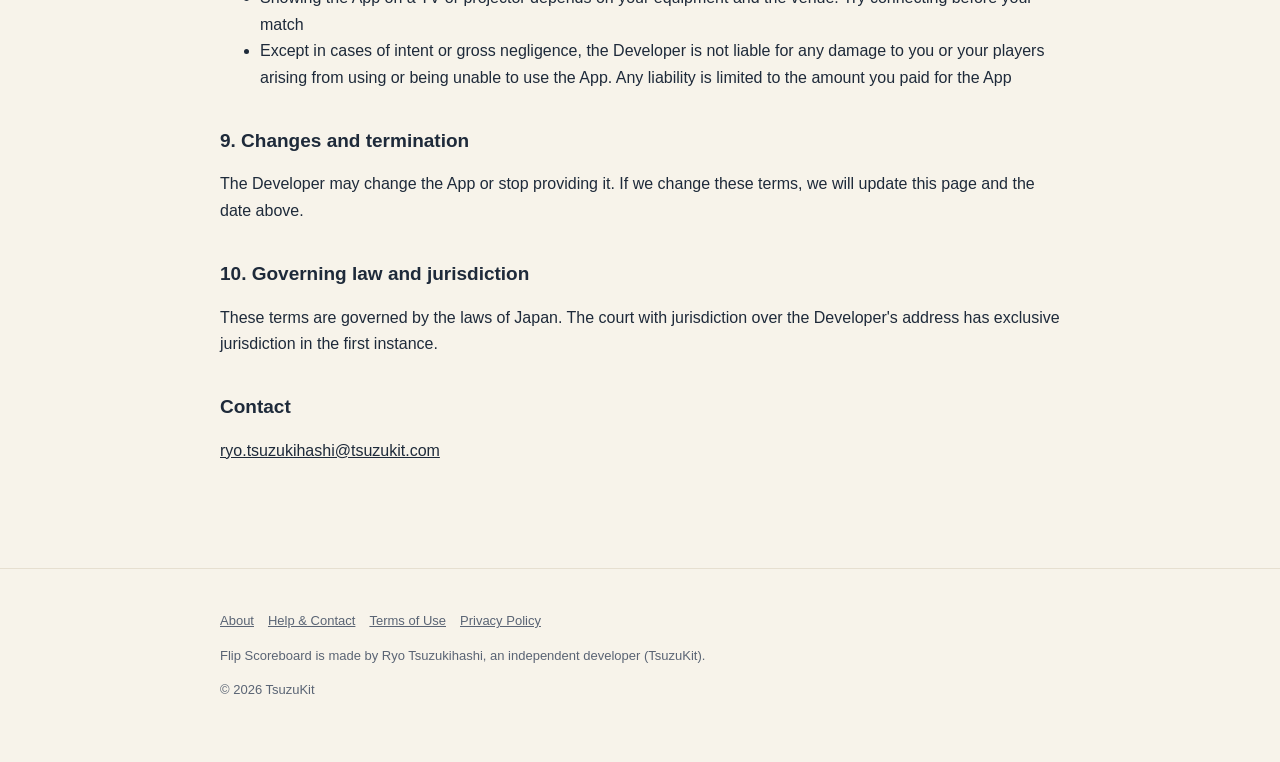
<file: terms.html>
<!DOCTYPE html>
<html lang="ja" data-title-ja="利用規約 - めくり得点板" data-title-en="Terms of Use - Flip Scoreboard">
<head>
<meta charset="UTF-8">
<meta name="viewport" content="width=device-width, initial-scale=1">
<script>(function(){var l=navigator.languages&&navigator.languages.length?navigator.languages:[navigator.language||"ja"],p="en";for(var i=0;i<l.length;i++){var c=String(l[i]).toLowerCase();if(c.indexOf("ja")===0){p="ja";break}if(c.indexOf("en")===0){p="en";break}}var d=document.documentElement;d.lang=p;var t=d.getAttribute("data-title-"+p);if(t){document.title=t}})();</script>
<title>利用規約 - めくり得点板</title>
<meta name="description" content="めくり得点板の利用規約。 / Terms of Use for Flip Scoreboard.">
<meta property="og:title" content="利用規約 - めくり得点板">
<meta property="og:description" content="めくり得点板の利用規約。">
<meta property="og:type" content="website">
<meta property="og:url" content="https://mekuri.tsuzukit.com/terms.html">
<meta property="og:image" content="https://mekuri.tsuzukit.com/assets/og.jpg">
<link rel="icon" href="assets/icon.png">
<link rel="apple-touch-icon" href="assets/icon.png">
<link rel="stylesheet" href="style.css">
</head>
<body>
<div data-l="ja" lang="ja">
<header class="site"><div class="wrap">
<a class="brand" href="./"><img src="assets/icon.png" alt="" width="32" height="32">めくり得点板</a>
<nav class="site"><a href="./">紹介</a><a href="support.html">使い方</a><a href="privacy.html">プライバシー</a></nav>
</div></header>
<main class="wrap">
<article class="doc">
<p class="eyebrow">TERMS OF SERVICE</p>
<h1>利用規約</h1>
<p class="meta">めくり得点板／制定日 2026年11月17日／改定日 2026年11月17日</p>
<p>この規約は、續橋涼（個人開発者 / TsuzuKit。以下「開発者」）が提供する iPhone・iPad・Android アプリ「めくり得点板」（以下「本アプリ」）を使うときの決まりです。本アプリを使った時点で、この規約に同意したものとします。</p>
<h2>第1条（適用）</h2>
<p>この規約は、本アプリを使うすべての方（以下「利用者」）に適用されます。App Store から入れた本アプリには、Apple が定める<a href="https://www.apple.com/legal/internet-services/itunes/dev/stdeula/">標準のライセンス契約（EULA）</a>も、Google Play から入れた本アプリには Google Play の利用規約も、あわせて適用されます。この規約とそれらが食い違うときは、この規約を優先します。</p>
<h2>第2条（本アプリについて）</h2>
<ul>
<li>本アプリは、スポーツや競技の点数・セット・時間を数えて表示する道具です</li>
<li>本アプリが数える点数・判定は、競技の公式の記録や審判の判定に代わるものではありません</li>
<li>アカウント登録やログインはありません</li>
</ul>
<h2>第3条（料金）</h2>
<ul>
<li>本アプリは、App Store・Google Play で購入する買い切りの有料アプリです。価格はストアに表示されるものが正です</li>
<li>アプリ内課金、サブスクリプション、広告はありません。購入したあとに追加の支払いを求めることはありません</li>
<li>同じ Apple アカウント・Google アカウントであれば、機種変更やアプリの入れ直しのときに、もう一度お支払いいただかずにダウンロードできます</li>
<li>返金は Apple・Google の規定に従います。開発者が直接返金することはできません</li>
</ul>
<h2>第4条（試合での使い方）</h2>
<p>試合の進め方と点数の確認は、利用者の責任で行ってください。チームや選手の名前を入れたときは、利用者の責任で扱ってください。</p>
<h2>第5条（禁止事項）</h2>
<p>本アプリを使うとき、次のことをしてはいけません。</p>
<ul>
<li>法令や公序良俗に反すること（賭博を含みます）</li>
<li>本アプリを分解・解析・改変すること</li>
<li>本アプリを正規の方法以外で入手したり、配ったりすること</li>
<li>そのほか、開発者が不適切と判断すること</li>
</ul>
<h2>第6条（知的財産）</h2>
<p>本アプリの画面・絵・名前・効果音についての権利は、開発者にあります。本アプリで作った結果の画像は、利用者が自由に共有してかまいません。</p>
<h2>第7条（データ）</h2>
<p>試合と記録は利用者の端末に保存され、開発者はその控えを持っていません。端末の故障や紛失、アプリの削除などで消えても、開発者は元に戻すことができません。</p>
<h2>第8条（免責事項）</h2>
<ul>
<li>本アプリは、そのままの状態で提供します。開発者は、本アプリに誤りがないこと、いつでも使えること、特定の目的に合うことを保証しません</li>
<li>テレビやプロジェクターへの表示は、つなぐ機器や会場の設備によって映らないことがあります。試合の前に一度つないで確かめてください</li>
<li>本アプリを使ったこと、または使えなかったことで利用者や選手に損害が生じても、開発者に故意または重大な過失がある場合を除き、開発者は責任を負いません。責任を負う場合も、利用者が本アプリに支払った金額を上限とします</li>
</ul>
<h2>第9条（変更と終了）</h2>
<p>開発者は、本アプリの内容を変えること、提供を終えることがあります。この規約を変えるときは、このページを書きかえ、上の改定日を新しくします。</p>
<h2>第10条（準拠法と裁判所）</h2>
<p>この規約は日本法に従います。本アプリについての争いは、開発者の住所地を管轄する裁判所を、第一審の専属的な合意管轄裁判所とします。</p>
<h2>お問い合わせ</h2>
<p><a href="mailto:ryo.tsuzukihashi@tsuzukit.com">ryo.tsuzukihashi@tsuzukit.com</a></p>
</article>
</main>
<footer class="site"><div class="wrap">
<p><a href="./">紹介</a><a href="support.html">使い方とお問い合わせ</a><a href="terms.html">利用規約</a><a href="privacy.html">プライバシーポリシー</a></p>
<p>めくり得点板は、個人開発者の續橋涼（TsuzuKit）が作っているアプリです。</p>
<p>© 2026 TsuzuKit</p>
</div></footer>
</div>
<div data-l="en" lang="en">
<header class="site"><div class="wrap">
<a class="brand" href="./"><img src="assets/icon.png" alt="" width="32" height="32">Flip Scoreboard</a>
<nav class="site"><a href="./">About</a><a href="support.html">Help</a><a href="privacy.html">Privacy</a></nav>
</div></header>
<main class="wrap">
<article class="doc">
<p class="eyebrow">TERMS OF SERVICE</p>
<h1>Terms of Use</h1>
<p class="meta">Flip Scoreboard · Effective November 17, 2026 · Last updated November 17, 2026</p>
<p>These terms govern your use of Flip Scoreboard (the "App"), an iPhone, iPad and Android app provided by Ryo Tsuzukihashi (independent developer / TsuzuKit, the "Developer"). By using the App, you agree to these terms.</p>
<h2>1. Scope</h2>
<p>These terms apply to everyone who uses the App ("you"). If you got the App from the App Store, Apple's <a href="https://www.apple.com/legal/internet-services/itunes/dev/stdeula/">Standard License Agreement (EULA)</a> also applies; if from Google Play, the Google Play Terms of Service also apply. If they conflict with these terms, these terms prevail.</p>
<h2>2. About the App</h2>
<ul>
<li>The App counts and shows points, sets and time for sports and games</li>
<li>Scores and calls made with the App do not replace official records or the decisions of referees</li>
<li>There is no account or sign-in</li>
</ul>
<h2>3. Price</h2>
<ul>
<li>The App is a one-time paid purchase on the App Store and Google Play. The price shown in the store applies</li>
<li>There are no in-app purchases, subscriptions or ads. We never ask for further payment after purchase</li>
<li>With the same Apple Account or Google Account, you can download the App again on a new device or after reinstalling without paying again</li>
<li>Refunds follow Apple's and Google's policies. The Developer cannot issue refunds directly</li>
</ul>
<h2>4. Using the App in a match</h2>
<p>You are responsible for how you run your match and for checking the score, and for any team or player names you enter.</p>
<h2>5. Prohibited conduct</h2>
<p>When using the App, you must not:</p>
<ul>
<li>Break the law or public order (including gambling)</li>
<li>Decompile, reverse engineer or modify the App</li>
<li>Obtain or distribute the App other than through official channels</li>
<li>Do anything else the Developer considers inappropriate</li>
</ul>
<h2>6. Intellectual property</h2>
<p>Rights to the App's screens, illustrations, name and sound effects belong to the Developer. You may freely share result images made with the App.</p>
<h2>7. Data</h2>
<p>Matches and records are stored on your device, and the Developer keeps no copy. If they are lost through device failure or loss, or by deleting the App, the Developer cannot restore them.</p>
<h2>8. Disclaimer</h2>
<ul>
<li>The App is provided as is. The Developer does not guarantee that it is error-free, always available, or fit for a particular purpose</li>
<li>Showing the App on a TV or projector depends on your equipment and the venue. Try connecting before your match</li>
<li>Except in cases of intent or gross negligence, the Developer is not liable for any damage to you or your players arising from using or being unable to use the App. Any liability is limited to the amount you paid for the App</li>
</ul>
<h2>9. Changes and termination</h2>
<p>The Developer may change the App or stop providing it. If we change these terms, we will update this page and the date above.</p>
<h2>10. Governing law and jurisdiction</h2>
<p>These terms are governed by the laws of Japan. The court with jurisdiction over the Developer's address has exclusive jurisdiction in the first instance.</p>
<h2>Contact</h2>
<p><a href="mailto:ryo.tsuzukihashi@tsuzukit.com">ryo.tsuzukihashi@tsuzukit.com</a></p>
</article>
</main>
<footer class="site"><div class="wrap">
<p><a href="./">About</a><a href="support.html">Help & Contact</a><a href="terms.html">Terms of Use</a><a href="privacy.html">Privacy Policy</a></p>
<p>Flip Scoreboard is made by Ryo Tsuzukihashi, an independent developer (TsuzuKit).</p>
<p>© 2026 TsuzuKit</p>
</div></footer>
</div>
</body>
</html>
</file>
<file: style.css>
/* めくり得点板 — 生成りの地・濃い紺の文字・朱と青の2チーム（アプリの Theme と同じ。朱はいちばん押すものだけ） */
:root {
  --paper: #f7f3ea; --card: #fbf8f1; --ink: #1e2a3a; --sub: #5a6474; --line: #e6dfd0;
  --vermilion: #c4421f; --vermilion-soft: #fbe6dc; --navy: #1e2a3a; --correct: #23794b;
}
@media (prefers-color-scheme: dark) {
  :root { --paper: #111318; --card: #1b1e25; --ink: #e9edf5; --sub: #a6aec0; --line: #2c313b;
    --vermilion: #ff8a63; --vermilion-soft: #3a2018; --navy: #c9d6ea; --correct: #6fd39a; }
}
* { box-sizing: border-box; }
html { -webkit-text-size-adjust: 100%; }
body { margin: 0; background: var(--paper); color: var(--ink); line-height: 1.8;
  font-family: -apple-system, BlinkMacSystemFont, "Hiragino Sans", "Hiragino Kaku Gothic ProN", "Noto Sans JP", sans-serif; }
a { color: var(--navy); }
.wrap { max-width: 880px; margin: 0 auto; padding: 0 20px; }
header.site { border-bottom: 1px solid var(--line); background: var(--paper); position: sticky; top: 0; z-index: 5; }
header.site .wrap { display: flex; align-items: center; gap: 16px; min-height: 56px; }
.brand { display: flex; align-items: center; gap: 10px; font-weight: 800; text-decoration: none; color: var(--ink); margin-right: auto; }
.brand img { width: 32px; height: 32px; border-radius: 8px; }
nav.site a { font-size: 14px; text-decoration: none; color: var(--sub); margin-left: 14px; white-space: nowrap; }
nav.site a:hover { color: var(--ink); }
.hero { padding: 56px 0 40px; display: grid; gap: 32px; align-items: center; }
@media (min-width: 760px) { .hero { grid-template-columns: 1.1fr 0.9fr; } }
.eyebrow { color: var(--vermilion); font-weight: 700; font-size: 14px; letter-spacing: 0.04em; }
h1 { font-size: clamp(30px, 6vw, 46px); line-height: 1.35; margin: 8px 0 16px; letter-spacing: 0.01em; }
h2 { font-size: 24px; margin: 56px 0 16px; line-height: 1.5; }
h3 { font-size: 17px; margin: 0 0 6px; }
.lead { font-size: 17px; color: var(--sub); }
.cta { display: inline-block; margin-top: 20px; background: var(--vermilion); color: #ffffff; font-weight: 700; text-decoration: none;
  padding: 14px 26px; border-radius: 16px; }
.note { font-size: 13px; color: var(--sub); }
.hero img { width: 100%; max-width: 320px; height: auto; justify-self: center; }
.grid { display: grid; gap: 14px; }
@media (min-width: 700px) { .grid.two { grid-template-columns: 1fr 1fr; } .grid.three { grid-template-columns: repeat(3, 1fr); } }
.card { background: var(--card); border: 1px solid var(--line); border-radius: 18px; padding: 20px; }
.card.em { background: var(--vermilion-soft); border-color: transparent; }
.steps { counter-reset: step; }
.steps .card { position: relative; padding-left: 62px; }
.steps .card::before { counter-increment: step; content: counter(step); position: absolute; left: 18px; top: 18px; width: 32px; height: 32px;
  border-radius: 50%; border: 2.5px solid var(--vermilion); color: var(--vermilion); font-weight: 800; display: grid; place-items: center; }
table { width: 100%; border-collapse: collapse; background: var(--card); border: 1px solid var(--line); border-radius: 14px; overflow: hidden; }
th, td { text-align: left; padding: 12px 14px; border-bottom: 1px solid var(--line); vertical-align: top; font-size: 15px; }
th { width: 34%; color: var(--sub); font-weight: 600; }
tr:last-child th, tr:last-child td { border-bottom: none; }
.doc { padding: 40px 0 24px; }
.doc h1 { font-size: 30px; }
.doc h2 { font-size: 19px; margin: 36px 0 10px; }
.doc .meta { color: var(--sub); font-size: 14px; }
.doc .summary { background: var(--vermilion-soft); border-radius: 16px; padding: 18px 20px; margin: 20px 0; }
details { background: var(--card); border: 1px solid var(--line); border-radius: 14px; padding: 14px 18px; }
details + details { margin-top: 10px; }
summary { font-weight: 700; cursor: pointer; }
footer.site { border-top: 1px solid var(--line); margin-top: 64px; padding: 28px 0 48px; color: var(--sub); font-size: 13px; }
footer.site a { color: var(--sub); margin-right: 14px; }
.qid { font-family: ui-monospace, SFMono-Regular, Menlo, monospace; background: var(--card); border: 1px solid var(--line);
  border-radius: 8px; padding: 2px 8px; }
/* 端末の言語に合うほうだけ見せる（build.py が両方を1ページに入れる） */
html[lang="ja"] [data-l="en"], html[lang="en"] [data-l="ja"] { display: none; }
[lang="en"] { line-height: 1.65; }
[lang="en"] h1 { line-height: 1.2; }
[lang="en"] nav.site a { font-size: 13px; margin-left: 10px; }
@media (max-width: 480px) { nav.site a { font-size: 12px; margin-left: 8px; } header.site .wrap { gap: 4px; } .brand { gap: 7px; font-size: 15px; } }
.brand { white-space: nowrap; flex-shrink: 0; }
/* 幅の狭い画面では、上の帯の「紹介」を出さない（左のアプリ名が同じ行き先） */
@media (max-width: 480px) { nav.site a:first-child { display: none; } }
</file>
